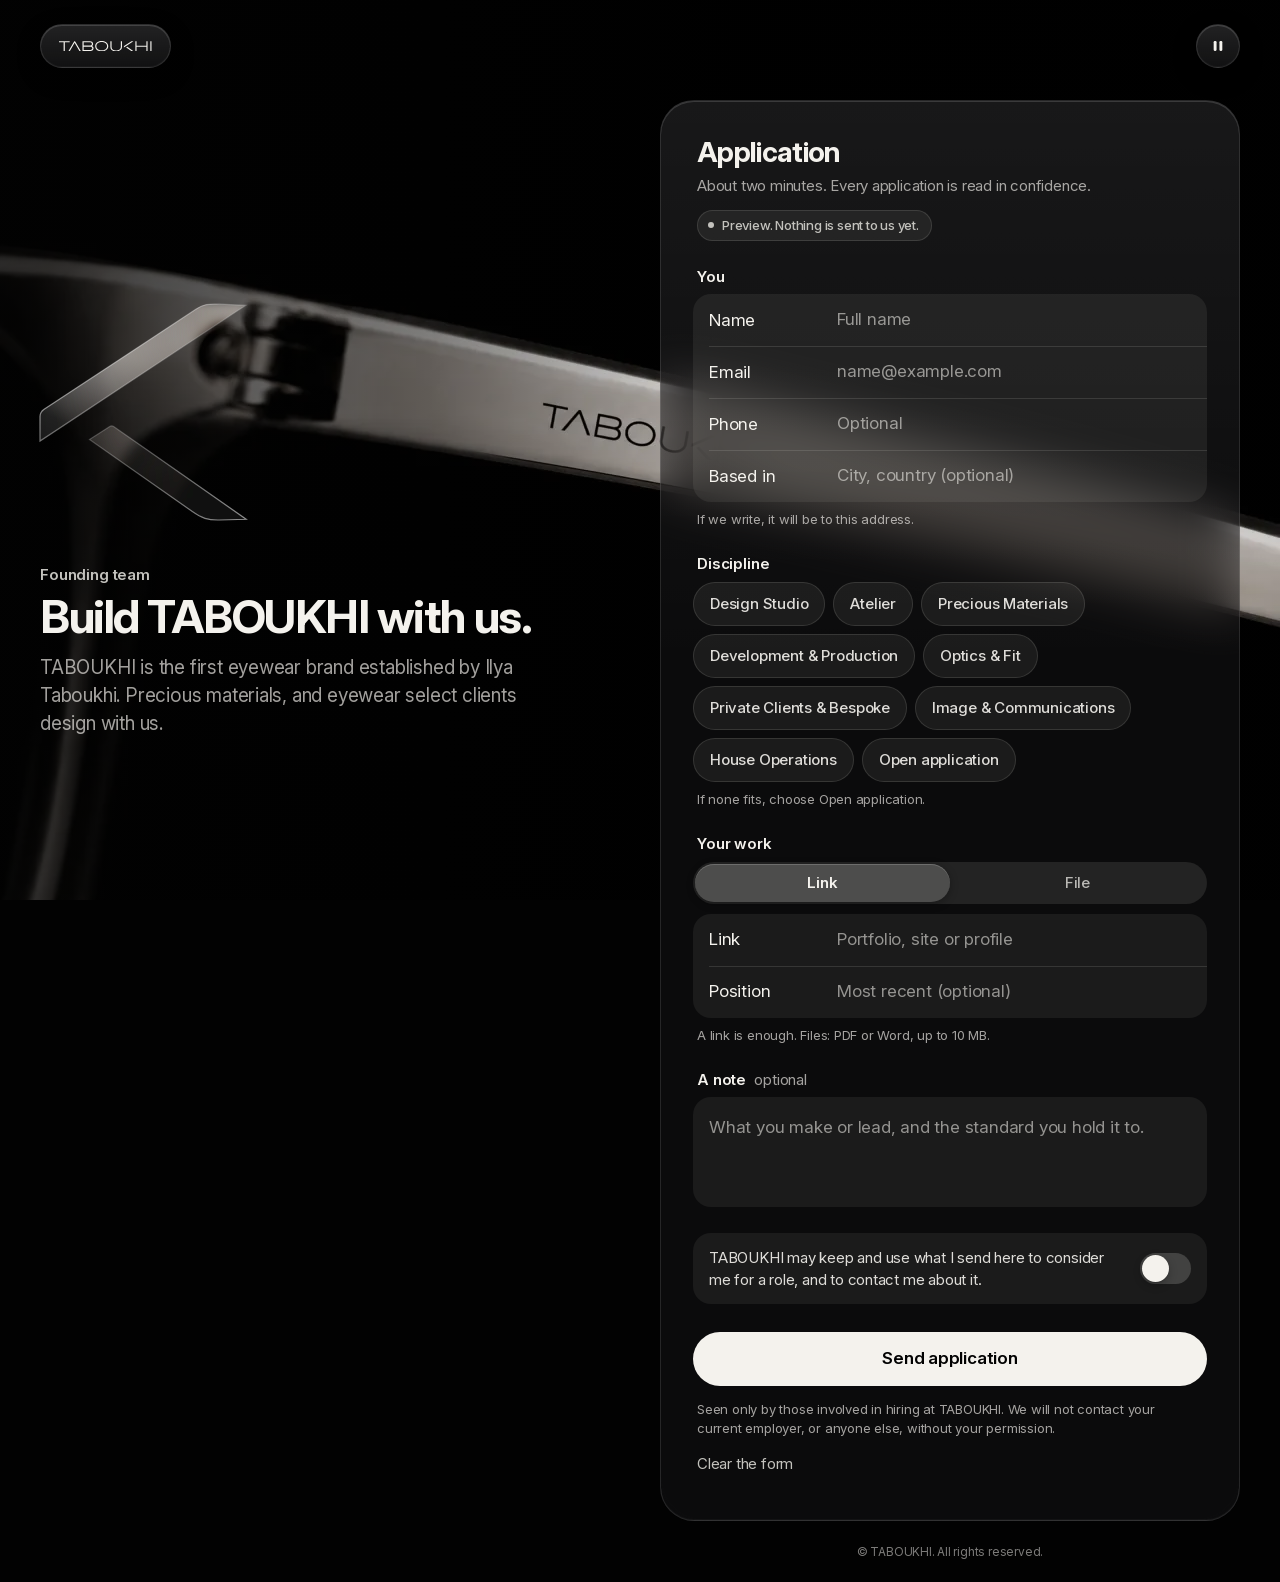
<file: index.html>
<!doctype html>
<html lang="en">
<head>
<meta charset="utf-8">
<meta name="viewport" content="width=device-width, initial-scale=1, viewport-fit=cover">
<title>TABOUKHI — Join the founding team</title>
<meta name="description" content="TABOUKHI is the first eyewear brand established by Ilya Taboukhi. Apply to join the founding team.">
<!-- PREVIEW: the application form is in demonstration mode (js/config.js). Remove this
     line on the day a real endpoint is switched on; e2e.py checks the two agree. -->
<meta name="robots" content="noindex">
<meta name="theme-color" content="#020202">
<meta name="color-scheme" content="dark">
<meta property="og:type" content="website">
<meta property="og:title" content="TABOUKHI — Join the founding team">
<meta property="og:description" content="The first eyewear brand established by Ilya Taboukhi is assembling its founding team.">
<meta property="og:image" content="https://ilyatabrizi.github.io/taboukhi/assets/og.jpg">
<meta property="og:image:width" content="1200">
<meta property="og:image:height" content="630">
<meta name="twitter:card" content="summary_large_image">
<link rel="icon" href="assets/brand/favicon.svg" type="image/svg+xml">
<link rel="icon" href="assets/brand/favicon-48.png" sizes="48x48" type="image/png">
<link rel="apple-touch-icon" href="assets/brand/apple-touch-icon.png">
<link rel="stylesheet" href="css/main.css">
<script>document.documentElement.classList.add('js');setTimeout(function(){if(!window.__tbk)document.documentElement.classList.remove('js')},4000)</script>
<link rel="modulepreload" href="js/main.js">
<link rel="modulepreload" href="js/apply.js">
<link rel="modulepreload" href="js/adapter.js">
<link rel="modulepreload" href="js/config.js">
<script type="module" src="js/main.js"></script>
</head>
<body>

<svg class="defs" width="0" height="0" aria-hidden="true" focusable="false">
  <defs>
    <path id="p-k" d="M1403.08 140.94V116.42C1403.08 113.61 1404.92 110.64 1407.24 109.12L1558.69 9.28C1566.48 4.15 1571.43 3.77 1582.23 4.25L1608.64 5.44L1403.08 140.94ZM1555.2 211.35L1452.53 139.48L1472.75 126.37C1473.98 125.57 1475.37 125.61 1476.6 126.48L1608.92 219.1L1581.97 219.76C1570.54 220.04 1564.49 217.85 1555.2 211.35Z"/>
    <g id="p-wm" fill-rule="evenodd">
      <path d="M125.9 218.89H99.8V27.27H0V4.97H230.62V27.27H125.9V218.89Z"/>
      <path d="M472.59 218.89H445.79C443.9 218.89 441.96 217.86 440.99 216.19L338.2 39.55L234.88 216.31C234.08 217.68 231.73 218.89 230.15 218.89H203.52L323.37 13.85C327.3 7.12 330.04 3.97 338.05 3.97C346.58 3.97 349.81 7.9 353.56 14.35L472.59 218.89Z"/>
      <path d="M507.78 218.89V4.97H665.53C703.43 4.97 737.75 20.82 737.75 63.37C737.75 83.17 729.74 96.35 714.24 108.3C736.36 119.34 747.01 133.98 747.01 159.03C747.01 211.14 700.6 218.89 658.91 218.89H507.78ZM658.94 27.27H533.31V99.54H663.33C688.52 99.54 711.34 92.42 711.34 63.22C711.34 32.57 684.36 27.27 658.94 27.27ZM676.84 122.65H533.31V195.94H669.21C695.46 195.94 720.44 189.3 720.44 159.11C720.44 133.13 700.5 122.65 676.84 122.65Z"/>
      <path d="M925.58 224.66C857.44 224.66 782.03 188.75 782.03 111.43C782.03 37.2 857.5 0 923.2 0C989.25 0 1065.1 35.82 1065.1 112.25C1065.1 186.31 991.75 224.66 925.58 224.66ZM1039.08 112.18C1039.08 48.82 974.64 22.65 923.23 22.65C869.7 22.65 807.98 50.62 807.98 112.02C807.98 174.84 872.36 202.28 925.2 202.28C978.59 202.28 1039.08 172.64 1039.08 112.18Z"/>
      <path d="M1111.01 131.69V4.97H1136.63V128.8C1136.63 184.75 1185.8 204.81 1233.8 204.81C1278.87 204.81 1336.63 180.63 1336.63 128.29V4.97H1362.01V130.35C1362.01 196.69 1289.57 226.92 1232.5 226.92C1175.75 226.92 1111.01 200.46 1111.01 131.69Z"/>
      <use href="#p-k"/>
      <path d="M1914.69 218.89H1889.79V125.71H1676.41V218.89H1651.27V4.97H1676.41V101.29H1889.79V4.97H1914.69V218.89Z"/>
      <path d="M2000 218.89H1974.76V4.97H2000V218.89Z"/>
    </g>
    <linearGradient id="g-rim" gradientUnits="userSpaceOnUse" x1="1403" y1="4" x2="1609" y2="220">
      <stop offset="0" stop-color="#fff" stop-opacity=".95"/>
      <stop offset=".45" stop-color="#fff" stop-opacity=".22"/>
      <stop offset="1" stop-color="#fff" stop-opacity=".55"/>
    </linearGradient>
  </defs>
</svg>

<a class="skip" href="#application">Skip to the application</a>

<!-- Their own film: the temple arm and its engraving, eased out and back (scripts/build_film.py). -->
<div class="film" aria-hidden="true">
  <img class="film__still" src="assets/media/film-1280.webp" srcset="assets/media/film-1280.webp 1280w, assets/media/film-1920.webp 1920w" sizes="100vmax" alt="" fetchpriority="high">
  <video class="film__video" muted playsinline loop autoplay preload="auto" disablepictureinpicture disableremoteplayback data-film>
    <source src="assets/media/film-1920.mp4" type="video/mp4" media="(min-width: 1080px)">
    <source src="assets/media/film-1280.mp4" type="video/mp4">
  </video>
  <div class="film__scrim"></div>
</div>

<div class="edge" aria-hidden="true" data-edge></div>

<header class="bar">
  <a class="glass control home" href="#top" aria-label="TABOUKHI, back to the top">
    <svg class="home__wm" viewBox="0 0 2000 227" aria-hidden="true" focusable="false"><use href="#p-wm"/></svg>
  </a>
  <button class="glass control round" type="button" aria-pressed="false" aria-label="Pause the film" data-film-toggle>
    <svg class="ico ico--pause" viewBox="0 0 20 20" aria-hidden="true"><rect x="5.2" y="4.5" width="3.2" height="11" rx="1.2"/><rect x="11.6" y="4.5" width="3.2" height="11" rx="1.2"/></svg>
    <svg class="ico ico--play" viewBox="0 0 20 20" aria-hidden="true"><path d="M6.8 4.9v10.2c0 .8.9 1.3 1.6.9l8-5.1c.6-.4.6-1.3 0-1.7l-8-5.1c-.7-.5-1.6 0-1.6.8Z"/></svg>
  </button>
</header>

<main class="page" id="top">

  <section class="intro" aria-labelledby="intro-h">
    <div class="kglass" aria-hidden="true" data-kglass>
      <div class="kglass__body"></div>
      <svg class="kglass__rim" viewBox="1403.08 4.1 205.84 215.68" focusable="false"><use href="#p-k"/></svg>
    </div>
    <div class="intro__say">
      <p class="eyebrow">Founding team</p>
      <h1 class="title" id="intro-h">Build TABOUKHI with&nbsp;us.</h1>
      <p class="lede">TABOUKHI is the first eyewear brand established by Ilya Taboukhi. Precious materials, and eyewear select clients design with&nbsp;us.</p>
      <a class="pill pill--primary intro__cta" href="#application">Apply</a>
    </div>
  </section>

  <section class="glass sheet" id="application" aria-labelledby="sheet-h" data-sheet>
    <div class="sheet__head">
      <h2 class="sheet__title" id="sheet-h" tabindex="-1">Application</h2>
      <p class="sheet__sub">About two minutes. Every application is read in confidence.</p>
      <p class="flag" data-demo-only hidden><span class="flag__dot" aria-hidden="true"></span>Preview. Nothing is sent to us yet.</p>
    </div>

    <form class="form" id="application-form" method="post" action="#application" novalidate data-form>
      <noscript><p class="note">This form needs JavaScript to send your application.</p></noscript>
      <p class="status" role="status" aria-live="polite" data-status></p>
      <p class="vh" role="status" aria-live="polite" data-announce></p>

      <fieldset class="group">
        <legend class="group__h">You</legend>
        <div class="card">
          <div class="row f" data-field="full_name">
            <label class="row__label" for="f-name">Name</label>
            <input class="row__input" id="f-name" name="full_name" type="text" autocomplete="name" autocapitalize="words" spellcheck="false" enterkeyhint="next" required maxlength="80" placeholder="Full name" aria-describedby="f-name-err">
            <p class="f__err" id="f-name-err"></p>
          </div>
          <div class="row f" data-field="email">
            <label class="row__label" for="f-email">Email</label>
            <input class="row__input" id="f-email" name="email" type="email" inputmode="email" autocomplete="email" autocapitalize="off" spellcheck="false" enterkeyhint="next" required maxlength="254" placeholder="name@example.com" aria-describedby="f-email-err email-foot">
            <p class="f__err" id="f-email-err"></p>
          </div>
          <div class="row f" data-field="phone">
            <label class="row__label" for="f-phone">Phone</label>
            <input class="row__input" id="f-phone" name="phone" type="tel" inputmode="tel" autocomplete="tel" enterkeyhint="next" maxlength="24" placeholder="Optional" aria-describedby="f-phone-err">
            <p class="f__err" id="f-phone-err"></p>
          </div>
          <div class="row f" data-field="location">
            <label class="row__label" for="f-loc">Based in</label>
            <input class="row__input" id="f-loc" name="location" type="text" autocomplete="address-level2" autocapitalize="words" enterkeyhint="next" maxlength="100" placeholder="City, country (optional)">
          </div>
        </div>
        <p class="group__foot" id="email-foot">If we write, it will be to this address.</p>
      </fieldset>

      <fieldset class="group f" role="radiogroup" aria-required="true" aria-labelledby="disc-h" aria-describedby="disc-foot f-disc-err" data-field="discipline" id="f-disc">
        <legend class="group__h" id="disc-h">Discipline</legend>
        <div class="chips">
          <label class="chip"><input type="radio" name="discipline" value="design-studio"><span>Design Studio</span></label>
          <label class="chip"><input type="radio" name="discipline" value="atelier"><span>Atelier</span></label>
          <label class="chip"><input type="radio" name="discipline" value="precious-materials"><span>Precious Materials</span></label>
          <label class="chip"><input type="radio" name="discipline" value="development-production"><span>Development &amp; Production</span></label>
          <label class="chip"><input type="radio" name="discipline" value="optics-fit"><span>Optics &amp; Fit</span></label>
          <label class="chip"><input type="radio" name="discipline" value="private-clients"><span>Private Clients &amp; Bespoke</span></label>
          <label class="chip"><input type="radio" name="discipline" value="image-communications"><span>Image &amp; Communications</span></label>
          <label class="chip"><input type="radio" name="discipline" value="house-operations"><span>House Operations</span></label>
          <label class="chip"><input type="radio" name="discipline" value="open"><span>Open application</span></label>
        </div>
        <p class="f__err" id="f-disc-err"></p>
        <p class="group__foot" id="disc-foot">If none fits, choose Open application.</p>
      </fieldset>

      <fieldset class="group">
        <legend class="group__h">Your work</legend>
        <div class="seg" data-seg>
          <label class="seg__opt"><input type="radio" name="work_as" value="link" checked><span>Link</span></label>
          <label class="seg__opt"><input type="radio" name="work_as" value="file"><span>File</span></label>
          <i class="seg__thumb" aria-hidden="true"></i>
        </div>
        <div class="card">
          <div class="row f" data-field="portfolio_url" data-pane="link">
            <label class="row__label" for="f-url">Link</label>
            <input class="row__input" id="f-url" name="portfolio_url" type="url" inputmode="url" autocomplete="url" autocapitalize="off" spellcheck="false" enterkeyhint="next" placeholder="Portfolio, site or profile" maxlength="300" aria-describedby="f-url-err pair-err">
            <p class="f__err" id="f-url-err"></p>
          </div>
          <div class="row row--file f" data-field="cv" data-pane="file" hidden>
            <span class="row__label" id="f-cv-label">File</span>
            <input class="vh" id="f-cv" name="cv" type="file" accept=".pdf,.doc,.docx,application/pdf,application/msword,application/vnd.openxmlformats-officedocument.wordprocessingml.document" aria-labelledby="f-cv-label f-cv-cta" aria-describedby="work-foot f-cv-err pair-err">
            <label class="attach" for="f-cv" data-drop><span id="f-cv-cta">Attach a CV or portfolio</span></label>
            <span class="file" data-file hidden>
              <span class="file__name" data-file-name></span>
              <span class="file__size" data-file-size></span>
              <button type="button" class="file__x" data-file-remove aria-label="Remove the file"><svg viewBox="0 0 20 20" aria-hidden="true"><path d="M6 6l8 8M14 6l-8 8"/></svg></button>
            </span>
            <p class="f__err" id="f-cv-err"></p>
          </div>
          <div class="row f" data-field="current_role">
            <label class="row__label" for="f-role">Position</label>
            <input class="row__input" id="f-role" name="current_role" type="text" autocomplete="organization-title" enterkeyhint="next" maxlength="120" placeholder="Most recent (optional)">
          </div>
        </div>
        <p class="f__err f__err--group" id="pair-err"></p>
        <p class="group__foot" id="work-foot" data-file-help>A link is enough. Files: PDF or Word, up to 10&nbsp;MB.</p>
      </fieldset>

      <fieldset class="group">
        <legend class="group__h">A note <span class="group__opt">optional</span></legend>
        <div class="card">
          <div class="row row--area f" data-field="message">
            <label class="vh" for="f-msg">A note about your work</label>
            <textarea class="row__input" id="f-msg" name="message" rows="3" maxlength="1500" enterkeyhint="enter" placeholder="What you make or lead, and the standard you hold it to." aria-describedby="f-msg-count"></textarea>
          </div>
        </div>
        <p class="group__foot" id="f-msg-count" data-count hidden></p>
      </fieldset>

      <div class="hp" aria-hidden="true">
        <label for="f-ref">Leave this field empty</label>
        <input id="f-ref" name="reference_code" type="text" tabindex="-1" autocomplete="off">
      </div>

      <div class="group f" data-field="consent">
        <div class="card">
          <label class="row row--switch" for="f-consent">
            <span class="row__text">TABOUKHI may keep and use what I send here to consider me for a role, and to contact me about it.<span data-contact-line hidden> I can ask for it to be deleted at any time by writing to <span data-contact></span>.</span></span>
            <input class="switch" id="f-consent" name="consent" type="checkbox" role="switch" required aria-describedby="f-consent-err">
          </label>
        </div>
        <p class="f__err" id="f-consent-err"></p>
      </div>

      <p class="alert" role="alert" data-alert></p>

      <div class="send">
        <button class="pill pill--primary pill--wide" type="submit" data-submit disabled>
          <span data-submit-label>Send application</span>
          <i class="spinner" aria-hidden="true"></i>
        </button>
        <p class="fine">Seen only by those involved in hiring at TABOUKHI. We will not contact your current employer, or anyone else, without your permission.</p>
        <button type="button" class="textbtn" data-clear>Clear the form</button>
      </div>
    </form>

    <div class="done" data-done hidden>
      <div class="done__mark" aria-hidden="true"><svg viewBox="1403.08 4.1 205.84 215.68"><use href="#p-k"/></svg></div>
      <h3 class="done__title" tabindex="-1" data-done-title>Application received.</h3>
      <p class="done__body">Thank you<span data-done-name></span>. It will be read with care and in confidence. If there is a conversation to be had, we will write to you at <strong data-done-email></strong>.</p>
      <p class="done__ref" data-done-ref hidden></p>
      <p class="flag" data-demo-only hidden><span class="flag__dot" aria-hidden="true"></span>Preview. This page is not receiving applications yet, and nothing was sent.</p>
    </div>
  </section>

  <footer class="foot">
    <p>© TABOUKHI. All rights reserved.</p>
  </footer>
</main>

</body>
</html>
</file>
<file: css/main.css>
/* TABOUKHI — founding team.
   Their film runs behind everything; everything in front of it is glass. One symbol (the
   K, in liquid glass), one sheet (the application), and the phone's own typeface. */

@font-face { font-family: "Inter"; src: url("../assets/fonts/inter.woff2") format("woff2"); font-weight: 400 700; font-style: normal; font-display: swap; }
@font-face { font-family: "Inter Fallback"; src: local("Arial"), local("Roboto"); size-adjust: 107.25%; ascent-override: 90.32%; descent-override: 22.49%; line-gap-override: 0%; }

:root {
  --onyx: #020202;
  --bone: #F4F2ED;                        /* one token: #FFFFFF gives the palette file's literal white */
  --label-2: rgba(244, 242, 237, .66);    /* secondary text */
  --label-3: rgba(244, 242, 237, .56);    /* placeholders: still AA on the darkest glass */
  --sep: rgba(244, 242, 237, .12);
  --fill: rgba(244, 242, 237, .065);      /* grouped cards inside the sheet */
  --fill-2: rgba(244, 242, 237, .1);
  /* "Titanium" is a colour name here, never a material claim. Internal only. */
  --ti: #A9A8A3; --ti-2: #C3C2BD; --ti-3: #8E8D89;

  --sys: -apple-system, BlinkMacSystemFont, "SF Pro Text", "SF Pro", "Inter", "Inter Fallback", "Segoe UI Variable Text", "Segoe UI", Roboto, system-ui, sans-serif;
  --sys-display: -apple-system, BlinkMacSystemFont, "SF Pro Display", "SF Pro", "Inter", "Inter Fallback", "Segoe UI Variable Display", "Segoe UI", Roboto, system-ui, sans-serif;

  /* Glass. Thin and see-through, like iOS: a modest blur, a big saturation lift, and the
     brightness clamp that lets a light tint stay legible over bright metal. */
  --glass-sheet: blur(26px) saturate(175%) brightness(.5);
  --glass-control: blur(14px) saturate(180%) brightness(.7);
  --glass-tint: rgba(18, 18, 20, .36);
  --glass-rim: rgba(255, 255, 255, .11);
  --glass-hi: inset 0 1px 0 rgba(255, 255, 255, .15), inset 0 -1px 0 rgba(255, 255, 255, .03);

  --gutter: 16px;
  --bar-h: 44px;
  --top: calc(env(safe-area-inset-top, 0px) + 12px);
  --spring: cubic-bezier(.32, 1.25, .5, 1);
  --ease: cubic-bezier(.22, 1, .36, 1);
}
@media (min-width: 720px) { :root { --gutter: 28px; --top: 20px; } }
@media (min-width: 1080px) { :root { --gutter: 40px; --top: 24px; } }

*, *::before, *::after { box-sizing: border-box; }
html { background: var(--onyx); -webkit-text-size-adjust: 100%; text-size-adjust: 100%; scroll-padding-top: calc(var(--top) + var(--bar-h) + 16px); }
@media (prefers-reduced-motion: no-preference) { html { scroll-behavior: smooth; } }
body {
  margin: 0; min-height: 100vh; color: var(--bone);   /* no background: the film is fixed beneath it */
  font: 400 17px/1.47 var(--sys); letter-spacing: -.012em;
  -webkit-font-smoothing: antialiased; -moz-osx-font-smoothing: grayscale; overflow-wrap: break-word;
}
[hidden] { display: none !important; }
h1, h2, h3, p, fieldset, legend { margin: 0; padding: 0; }
fieldset { border: 0; min-width: 0; }
svg { display: block; fill: currentColor; }
.defs { position: absolute; }
a { color: inherit; }
button, input, textarea { font: inherit; color: inherit; letter-spacing: inherit; }
::selection { background: rgba(244, 242, 237, .3); }
:focus-visible { outline: 2px solid var(--bone); outline-offset: 3px; }

.vh { position: absolute !important; width: 1px; height: 1px; margin: -1px; padding: 0; border: 0; overflow: hidden; clip: rect(0 0 0 0); clip-path: inset(50%); white-space: nowrap; }
.skip { position: fixed; left: var(--gutter); top: var(--top); z-index: 60; padding: 12px 18px; border-radius: 999px; background: var(--bone); color: var(--onyx); font-weight: 600; font-size: 15px; text-decoration: none; transform: translateY(-200%); }
.skip:focus { transform: none; }

/* ── The film ─────────────────────────────────────────────────────────────── */
.film { position: fixed; inset: 0; z-index: -1; overflow: hidden; background: var(--onyx); }
.film__still, .film__video { position: absolute; inset: 0; width: 100%; height: 100%; object-fit: cover; object-position: 50% 50%; }
/* Portrait: lift the film so the metal (38-56% of its height) crosses the upper middle. */
@media (max-width: 1079.98px) and (orientation: portrait) {
  .film__still, .film__video { top: -16%; height: 116%; }
}
.js .film__video { opacity: 0; transition: opacity .9s var(--ease); }
.js .film__video.is-on { opacity: 1; }
.film__scrim { position: absolute; inset: 0; background: linear-gradient(180deg, rgba(2, 2, 2, .2) 0%, rgba(2, 2, 2, 0) 26%, rgba(2, 2, 2, .08) 48%, rgba(2, 2, 2, .78) 78%, rgba(2, 2, 2, .9) 100%); }
@media (min-width: 1080px) {
  .film__scrim { background: linear-gradient(90deg, rgba(2, 2, 2, .82) 0%, rgba(2, 2, 2, .5) 34%, rgba(2, 2, 2, .12) 58%, rgba(2, 2, 2, .2) 100%); }
}

/* ── Glass ────────────────────────────────────────────────────────────────── */
.glass { background: linear-gradient(180deg, rgba(255, 255, 255, .07), rgba(255, 255, 255, .02) 40%), var(--glass-tint); border: 1px solid var(--glass-rim); box-shadow: var(--glass-hi); -webkit-backdrop-filter: var(--glass-sheet); backdrop-filter: var(--glass-sheet); }
.glass.control { -webkit-backdrop-filter: var(--glass-control); backdrop-filter: var(--glass-control); background: linear-gradient(180deg, rgba(255, 255, 255, .1), rgba(255, 255, 255, .03)), rgba(28, 28, 30, .34); box-shadow: var(--glass-hi), 0 8px 24px rgba(0, 0, 0, .28); }
@supports not ((backdrop-filter: blur(1px)) or (-webkit-backdrop-filter: blur(1px))) {
  .glass { background: rgba(20, 20, 22, .94); }
  .glass.control { background: rgba(28, 28, 30, .92); }
}

/* Floating controls, iOS 26: no bar, just the two things you can press. */
.bar { position: fixed; z-index: 40; inset: 0 0 auto; display: flex; justify-content: space-between; align-items: center; padding: var(--top) max(var(--gutter), env(safe-area-inset-right, 0px), (100vw - 1360px) / 2 + var(--gutter)) 0 max(var(--gutter), env(safe-area-inset-left, 0px), (100vw - 1360px) / 2 + var(--gutter)); pointer-events: none; }
.bar > * { pointer-events: auto; }
.control { height: var(--bar-h); border-radius: 999px; display: inline-flex; align-items: center; justify-content: center; color: var(--bone); text-decoration: none; -webkit-tap-highlight-color: transparent; transition: transform .25s var(--spring); }
.control:active { transform: scale(.94); }
.home { padding: 0 18px; }
.home__k { display: none; }
.home__wm { height: 10.5px; width: auto; }
.round { width: var(--bar-h); padding: 0; cursor: pointer; }
.ico { width: 18px; height: 18px; }
.ico--play { display: none; }
.round[aria-pressed="true"] .ico--pause { display: none; }
.round[aria-pressed="true"] .ico--play { display: block; }
/* The scroll edge: what passes under the controls softens and darkens away. */
.edge { position: fixed; z-index: 30; inset: 0 0 auto; height: calc(var(--top) + var(--bar-h) + 40px); pointer-events: none; opacity: 0; transition: opacity .35s linear; background: linear-gradient(rgba(2, 2, 2, .55), rgba(2, 2, 2, 0)); -webkit-backdrop-filter: blur(10px); backdrop-filter: blur(10px); -webkit-mask-image: linear-gradient(#000 30%, transparent); mask-image: linear-gradient(#000 30%, transparent); }
.edge[data-on] { opacity: 1; }

/* ── Page ─────────────────────────────────────────────────────────────────── */
.page { position: relative; }
.intro { --kh: clamp(96px, 15svh, 132px); position: relative; min-height: calc(100vh - 64px); min-height: calc(100svh - 64px); display: flex; flex-direction: column; justify-content: flex-end; padding: calc(var(--top) + var(--bar-h) + 28px) var(--gutter) 36px; }
.intro__say { max-width: 34rem; }
.eyebrow { font: 600 15px/1.3 var(--sys); letter-spacing: -.01em; color: var(--ti-2); }
.title { margin-top: 8px; font: 700 34px/1.08 var(--sys-display); letter-spacing: -.028em; text-wrap: balance; }
.lede { margin-top: 12px; font-size: 17px; line-height: 1.47; color: var(--label-2); text-wrap: pretty; max-width: 31em; }
.intro__cta { margin-top: 24px; }

/* The symbol: the K, in liquid glass. Its body brightens what passes behind it; its rim
   catches a light that follows the pointer. */
.kglass { position: absolute; left: var(--gutter); height: var(--kh); aspect-ratio: 205.84 / 215.68; --mx: 28%; --my: 18%;
  /* centred on the metal: 47% of a film lifted by 16% = 38.5% of the screen's height */
  top: calc(38.5svh - var(--kh) / 2); }
/* The words start below the K, never over it: a short screen grows the intro instead. */
.intro { padding-top: calc(38.5svh + var(--kh) / 2 + 28px); }
@media (orientation: landscape) {
  .kglass { top: calc(var(--top) + var(--bar-h) + 28px); }
  .intro { padding-top: calc(var(--top) + var(--bar-h) + 28px + var(--kh) + 28px); }
}
.kglass__body { position: absolute; inset: 0; -webkit-mask: url("../assets/brand/k.svg") center / 100% 100% no-repeat; mask: url("../assets/brand/k.svg") center / 100% 100% no-repeat;
  background: radial-gradient(90% 70% at var(--mx) var(--my), rgba(255, 255, 255, .5), rgba(255, 255, 255, .12) 55%, rgba(255, 255, 255, .06) 100%);
  -webkit-backdrop-filter: blur(3px) saturate(150%) brightness(1.7); backdrop-filter: blur(3px) saturate(150%) brightness(1.7); }
.kglass__rim { position: absolute; inset: 0; width: 100%; height: 100%; fill: none; stroke: url(#g-rim); stroke-width: 1.2; vector-effect: non-scaling-stroke; overflow: visible; }
.kglass__rim use { vector-effect: non-scaling-stroke; }

/* ── The sheet ────────────────────────────────────────────────────────────── */
.sheet { position: relative; margin: 0 8px; border-radius: 30px; padding: 26px 16px 28px; }
@media (min-width: 720px) { .sheet { margin: 0 auto; padding: 32px 28px 32px; border-radius: 34px; } }
@media (min-width: 1080px) { .sheet { margin-inline: 0; padding: 36px 32px 34px; } }
.sheet__head { padding-inline: 4px; }
.sheet__title { font: 700 28px/1.14 var(--sys-display); letter-spacing: -.024em; outline: none; }
.sheet__sub { margin-top: 6px; font-size: 15px; line-height: 1.4; color: var(--label-2); }
.flag { display: inline-flex; align-items: center; gap: 8px; margin-top: 14px; padding: 6px 12px 6px 10px; border-radius: 999px; background: var(--fill); border: 1px solid var(--sep); font-size: 13px; font-weight: 500; line-height: 1.3; color: var(--ti-2); }
.flag__dot { width: 6px; height: 6px; border-radius: 50%; background: var(--ti-2); flex: none; }

.form { margin-top: 8px; }
.note, .status, .alert { margin-top: 18px; padding: 12px 16px; border-radius: 16px; font-size: 15px; line-height: 1.4; }
.note, .status { background: var(--fill); color: var(--label-2); }
.status:empty, .alert:empty { display: none; }
.status .textbtn { min-height: 0; padding: 0; margin-left: .5em; }
.alert { background: rgba(244, 242, 237, .1); border: 1px solid rgba(244, 242, 237, .28); color: var(--bone); }

.group { margin-top: 26px; }
.group__h { display: flex; align-items: baseline; gap: 8px; padding: 0 4px 8px; font: 600 15px/1.3 var(--sys); letter-spacing: -.01em; color: var(--bone); }
.group__opt { font-weight: 400; color: var(--label-2); }
.group__foot { padding: 8px 4px 0; font-size: 13px; line-height: 1.4; color: var(--label-2); text-wrap: pretty; }
.card { border-radius: 18px; background: var(--fill); overflow: hidden; }

/* A row: label on the leading edge, the value filling the rest — Settings, not a web form. */
.row { position: relative; display: grid; grid-template-columns: 92px minmax(0, 1fr); align-items: center; column-gap: 12px; min-height: 52px; padding: 0 16px; transition: background-color .2s linear; }
@media (min-width: 720px) { .row { grid-template-columns: 116px minmax(0, 1fr); } }
.row + .row::before { content: ""; position: absolute; left: 16px; right: 0; top: 0; height: 1px; background: var(--sep); transform: scaleY(.5); transform-origin: top; }
@media (max-resolution: 1.49dppx) { .row + .row::before { transform: none; } }
.row__label { font-size: 17px; color: var(--bone); }
.row__input { display: block; width: 100%; min-width: 0; min-height: 52px; margin: 0; padding: 14px 0; border: 0; border-radius: 0; background: transparent; color: var(--bone); caret-color: var(--ti-2); font-size: 17px; line-height: 1.4; outline: none; -webkit-appearance: none; appearance: none; }
.row__input::placeholder { color: var(--label-3); opacity: 1; }
.row__input:-webkit-autofill, .row__input:-webkit-autofill:focus { -webkit-box-shadow: 0 0 0 100px #1b1b1c inset; -webkit-text-fill-color: var(--bone); caret-color: var(--ti-2); }
.row:focus-within { background: rgba(244, 242, 237, .045); }
.row:has(:focus-visible) { box-shadow: inset 0 0 0 2px rgba(244, 242, 237, .6); }
.row__input, .switch, .chip input, .seg input { scroll-margin-top: calc(var(--top) + var(--bar-h) + 56px); scroll-margin-bottom: 96px; }
.row--area { display: block; padding: 4px 16px; }
.row--area .row__input { min-height: 96px; resize: none; line-height: 1.45; }

.f__err { grid-column: 1 / -1; display: flex; gap: 8px; align-items: flex-start; padding: 0 0 12px; font-size: 13px; line-height: 1.4; font-weight: 500; color: var(--bone); }
.f__err:empty { display: none; }
.f__err::before { content: "!"; flex: none; display: grid; place-items: center; width: 15px; height: 15px; margin-top: .5px; border-radius: 50%; background: var(--bone); color: var(--onyx); font-size: 11px; font-weight: 700; line-height: 1; }
.f__err .textbtn { min-height: 0; padding: 0; font-weight: 600; }
.group > .f__err, .f__err--group { padding: 10px 4px 0; }
.row.is-bad { background: rgba(244, 242, 237, .06); }
.row.is-bad .row__label { font-weight: 600; }

/* Disciplines: one tap, one choice. */
.chips { display: flex; flex-wrap: wrap; gap: 8px; }
.chip { position: relative; display: inline-flex; cursor: pointer; -webkit-tap-highlight-color: transparent; }
.chip input { position: absolute; inset: 0; width: 100%; height: 100%; margin: 0; opacity: 0; cursor: pointer; }
.chip span { display: inline-flex; align-items: center; min-height: 44px; padding: 0 16px; border-radius: 999px; background: var(--fill); border: 1px solid var(--sep); font-size: 15px; font-weight: 500; line-height: 1.2; color: rgba(244, 242, 237, .9); transition: background-color .2s linear, color .2s linear, border-color .2s linear, transform .25s var(--spring); }
.chip input:checked + span { background: var(--bone); border-color: var(--bone); color: var(--onyx); font-weight: 600; }
.chip input:focus-visible + span { outline: 2px solid var(--bone); outline-offset: 2px; }
.chip:active span { transform: scale(.96); }
.group.is-bad .chip input:not(:checked) + span { border-color: rgba(244, 242, 237, .42); }

/* Link or file: an iOS segmented control. */
.seg { position: relative; display: grid; grid-template-columns: 1fr 1fr; height: 42px; margin-bottom: 10px; padding: 2px; border-radius: 999px; background: var(--fill-2); }
.seg__opt { position: relative; z-index: 1; display: grid; place-items: center; cursor: pointer; -webkit-tap-highlight-color: transparent; }
.seg__opt input { position: absolute; inset: 0; width: 100%; height: 100%; margin: 0; opacity: 0; cursor: pointer; }
.seg__opt span { font-size: 15px; font-weight: 500; color: rgba(244, 242, 237, .72); transition: color .2s linear; }
.seg__opt input:checked + span { color: var(--bone); font-weight: 600; }
.seg__opt input:focus-visible + span { outline: 2px solid var(--bone); outline-offset: 4px; border-radius: 6px; }
.seg__thumb { position: absolute; top: 2px; bottom: 2px; left: 2px; width: calc(50% - 2px); border-radius: 999px; background: rgba(244, 242, 237, .2); box-shadow: inset 0 1px 0 rgba(255, 255, 255, .18), 0 2px 8px rgba(0, 0, 0, .3); transition: transform .38s var(--spring); }
.seg[data-at="file"] .seg__thumb { transform: translateX(100%); }

.row--file { min-height: 52px; }
.attach { display: flex; align-items: center; gap: 8px; min-height: 52px; color: var(--ti-2); font-size: 17px; cursor: pointer; }
.attach::before { content: "+"; display: grid; place-items: center; width: 22px; height: 22px; border-radius: 50%; background: var(--fill-2); color: var(--bone); font-size: 17px; line-height: 1; }
.attach.is-over { color: var(--bone); }
.vh:focus-visible ~ .attach, .vh:focus-visible ~ .file { outline: 2px solid var(--bone); outline-offset: 2px; border-radius: 10px; }
.file { display: flex; align-items: center; gap: 10px; min-width: 0; min-height: 52px; }
.file__name { min-width: 0; overflow: hidden; text-overflow: ellipsis; white-space: nowrap; }
.file__size { flex: none; font-size: 15px; color: var(--label-2); }
.file__x { flex: none; display: grid; place-items: center; width: 44px; height: 44px; margin: 0 -12px 0 auto; padding: 0; border: 0; border-radius: 50%; background: none; color: var(--label-2); cursor: pointer; }
.file__x svg { width: 26px; height: 26px; padding: 6px; border-radius: 50%; background: var(--fill-2); fill: none; stroke: currentColor; stroke-width: 1.8; stroke-linecap: round; }

/* Consent: a switch, and the whole row is its label. */
.row--switch { grid-template-columns: minmax(0, 1fr) auto; column-gap: 16px; padding: 14px 16px; cursor: pointer; }
.row__text { font-size: 15px; line-height: 1.42; color: rgba(244, 242, 237, .9); text-wrap: pretty; }
.switch { position: relative; flex: none; width: 51px; height: 31px; margin: 0; border-radius: 999px; background: rgba(244, 242, 237, .18); -webkit-appearance: none; appearance: none; cursor: pointer; transition: background-color .25s linear; }
.switch::after { content: ""; position: absolute; top: 2px; left: 2px; width: 27px; height: 27px; border-radius: 50%; background: var(--bone); box-shadow: 0 3px 8px rgba(0, 0, 0, .25), 0 1px 1px rgba(0, 0, 0, .16); transition: transform .32s var(--spring); }
.switch:checked { background: var(--ti); }
.switch:checked::after { transform: translateX(20px); }
.switch:focus-visible { outline: 2px solid var(--bone); outline-offset: 3px; }
.group.is-bad .row--switch { background: rgba(244, 242, 237, .06); }
@media (forced-colors: active) { .switch { -webkit-appearance: auto; appearance: auto; width: 22px; height: 22px; } .switch::after { display: none; } }

.hp { position: absolute; left: -9999px; width: 1px; height: 1px; overflow: hidden; }

/* ── Buttons ──────────────────────────────────────────────────────────────── */
.pill { position: relative; display: inline-flex; align-items: center; justify-content: center; gap: 10px; min-height: 52px; padding: 0 30px; border: 1px solid transparent; border-radius: 999px; font: 600 17px/1 var(--sys); letter-spacing: -.012em; text-decoration: none; cursor: pointer; -webkit-tap-highlight-color: transparent; transition: transform .25s var(--spring), background-color .2s linear, opacity .2s linear; }
.pill--primary { background: var(--bone); color: var(--onyx); }
.pill--wide { width: 100%; min-height: 54px; }
.pill:active { transform: scale(.97); }
.pill:disabled { background: rgba(244, 242, 237, .28); color: rgba(2, 2, 2, .7); cursor: default; }
.spinner { display: none; width: 18px; height: 18px; border-radius: 50%; border: 2px solid rgba(2, 2, 2, .22); border-top-color: var(--onyx); animation: spin .8s linear infinite; }
.form[aria-busy="true"] .spinner { display: block; }
.form[aria-busy="true"] .pill--wide { background: var(--ti-2); cursor: progress; }
.form[aria-busy="true"] fieldset, .form[aria-busy="true"] [data-field="consent"] { opacity: .5; transition: opacity .2s linear; }
@keyframes spin { to { transform: rotate(1turn); } }
.textbtn { appearance: none; min-height: 44px; margin: 0; padding: 10px 0; border: 0; background: none; color: var(--ti-2); font-size: 15px; cursor: pointer; }
.send { margin-top: 28px; }
.fine { margin-top: 14px; padding-inline: 4px; font-size: 13px; line-height: 1.45; color: var(--label-2); text-wrap: pretty; }
.send .textbtn { margin-top: 4px; padding-inline: 4px; }

/* ── Sent ─────────────────────────────────────────────────────────────────── */
.done { display: grid; justify-items: center; text-align: center; padding: 36px 8px 12px; }
.done[data-in] { animation: settle .5s var(--ease) backwards; }
.done__mark { display: grid; place-items: center; width: 76px; height: 76px; border-radius: 50%; background: var(--fill-2); box-shadow: inset 0 1px 0 rgba(255, 255, 255, .16); }
.done__mark svg { height: 30px; width: auto; }
.done__title { margin-top: 20px; font: 700 24px/1.2 var(--sys-display); letter-spacing: -.02em; outline: none; }
.done__body { margin-top: 10px; max-width: 26em; font-size: 15px; line-height: 1.45; color: var(--label-2); text-wrap: pretty; }
.done__body strong { display: inline-block; max-width: 100%; font-weight: 600; color: var(--bone); overflow-wrap: anywhere; }
.done__ref { margin-top: 14px; font-size: 13px; color: var(--label-2); }
.done .flag { margin-top: 22px; }
@keyframes settle { from { opacity: 0; } }

.foot { padding: 22px var(--gutter) calc(22px + env(safe-area-inset-bottom, 0px)); text-align: center; font-size: 12px; color: rgba(244, 242, 237, .5); }
@media (min-width: 1080px) { .foot { padding-inline: 0; } }

/* ── Layout: tablet and desktop (last, so nothing above can undo it) ──────── */
@media (min-width: 720px) and (max-width: 1079.98px) {
  .intro, .sheet, .foot { width: min(100% - 2 * var(--gutter), 640px); margin-inline: auto; }
  .intro { padding-inline: 0; --kh: 150px; }
  .kglass { left: 0; }
  .title { font-size: 44px; }
}
@media (min-width: 1080px) {
  .page { display: grid; grid-template-columns: minmax(0, 1fr) minmax(0, 580px); column-gap: clamp(56px, 7vw, 128px); max-width: 1360px; margin-inline: auto; padding-inline: var(--gutter); }
  /* The film is a square covering the screen, so its side is 100vmax and the metal's centre
     (47% of it) lands at 50vh - 3vmax. The K sits on it; the words start below it. */
  .intro { --kh: clamp(140px, 24vh, 250px); --kc: calc(50vh - 3vmax); grid-column: 1; grid-row: 1 / span 2; position: sticky; top: 0; height: 100vh; min-height: 0; justify-content: flex-start; padding: calc(var(--kc) + var(--kh) / 2 + clamp(28px, 5vh, 52px)) 0 40px; }
  .kglass { left: 0; top: calc(var(--kc) - var(--kh) / 2); }
  .title { font-size: clamp(44px, 3.6vw, 60px); letter-spacing: -.032em; }
  .lede { font-size: 19px; }
  .intro .intro__cta { display: none; }   /* the form is already on screen */
  .sheet { grid-column: 2; margin-top: calc(var(--top) + var(--bar-h) + 32px); }
  .foot { grid-column: 2; }
}

/* ── Pointer niceties, only where there is a pointer ──────────────────────── */
@media (hover: hover) and (pointer: fine) {
  .pill--primary:hover:not(:disabled) { background: #fff; }
  .control:hover { background: linear-gradient(180deg, rgba(255, 255, 255, .14), rgba(255, 255, 255, .05)), rgba(36, 36, 38, .38); }
  .chip:hover input:not(:checked) + span { background: var(--fill-2); }
  .textbtn:hover, .attach:hover { color: var(--bone); }
  .file__x:hover { color: var(--bone); }
}
@media (prefers-reduced-motion: reduce) {
  *, *::before, *::after { transition-duration: .01ms !important; animation-duration: .01ms !important; }
  .spinner { animation: none; border-color: rgba(2, 2, 2, .5); }
}
</file>
